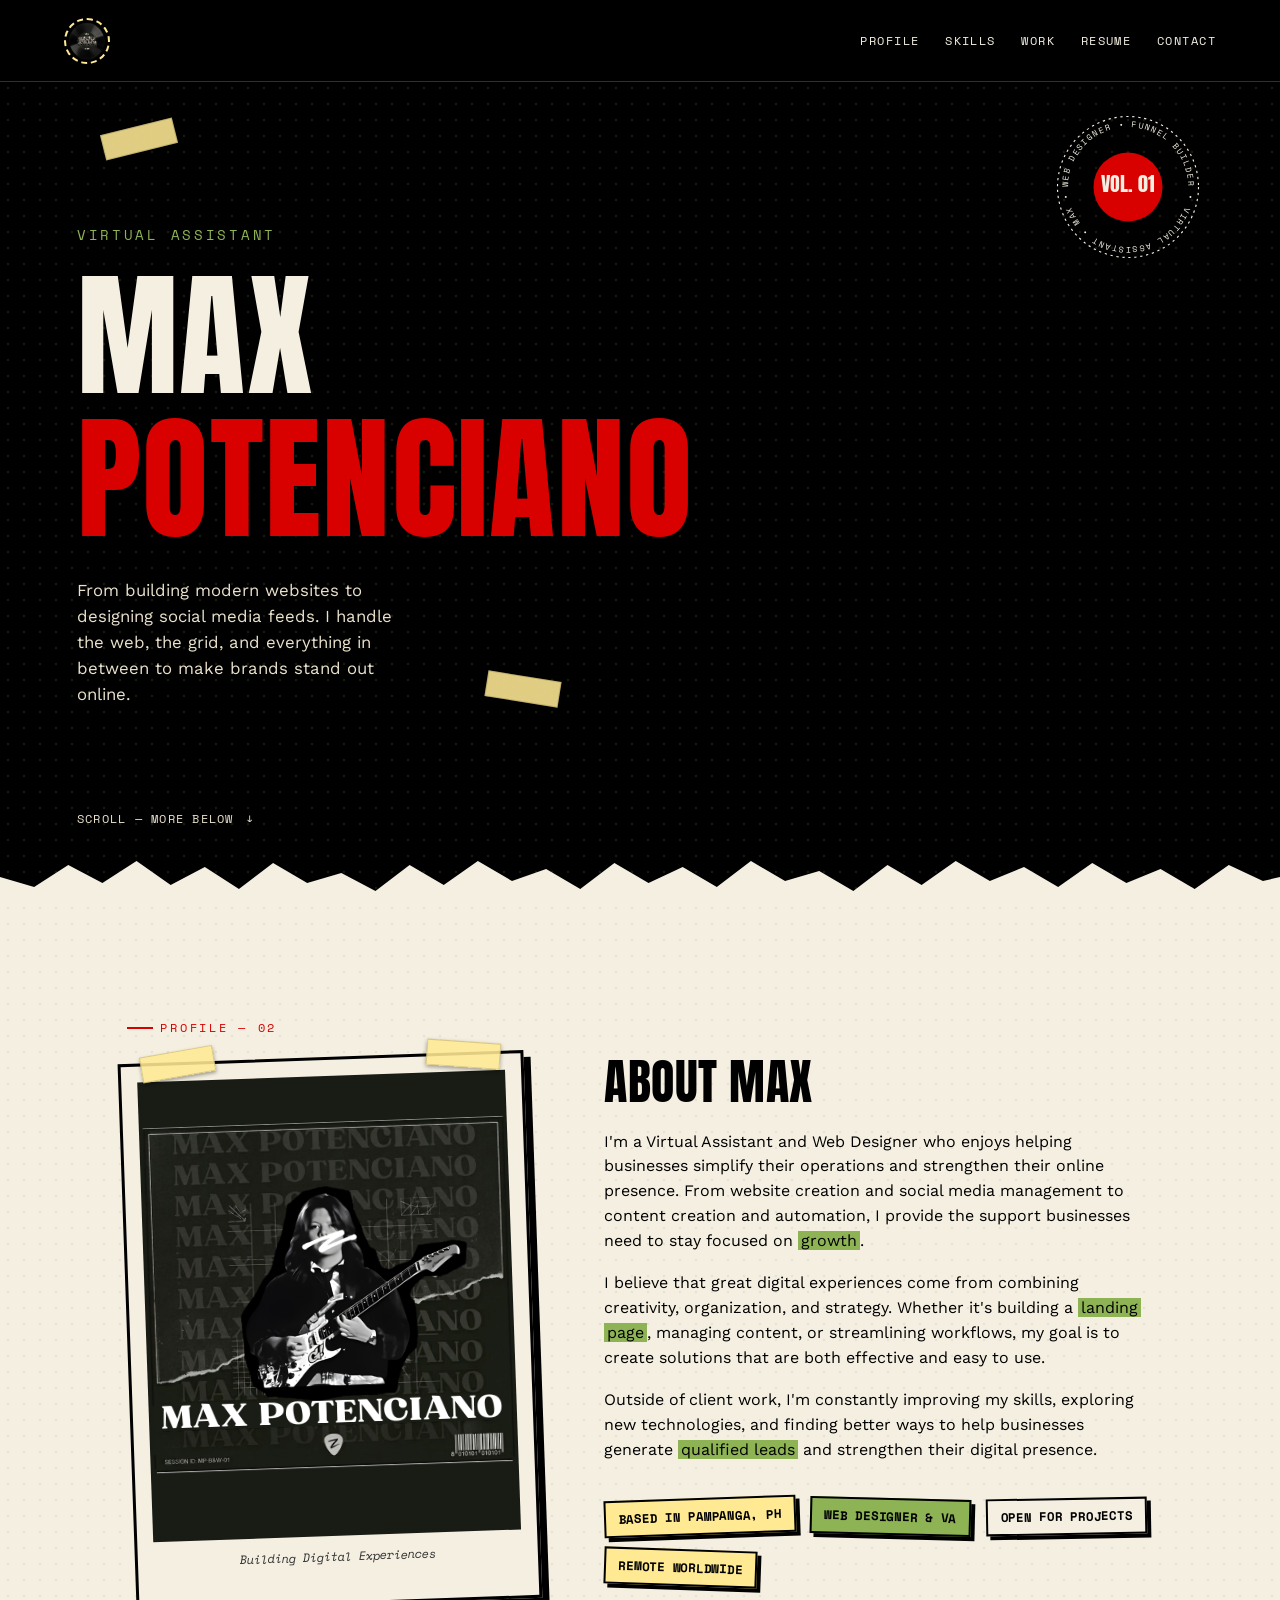
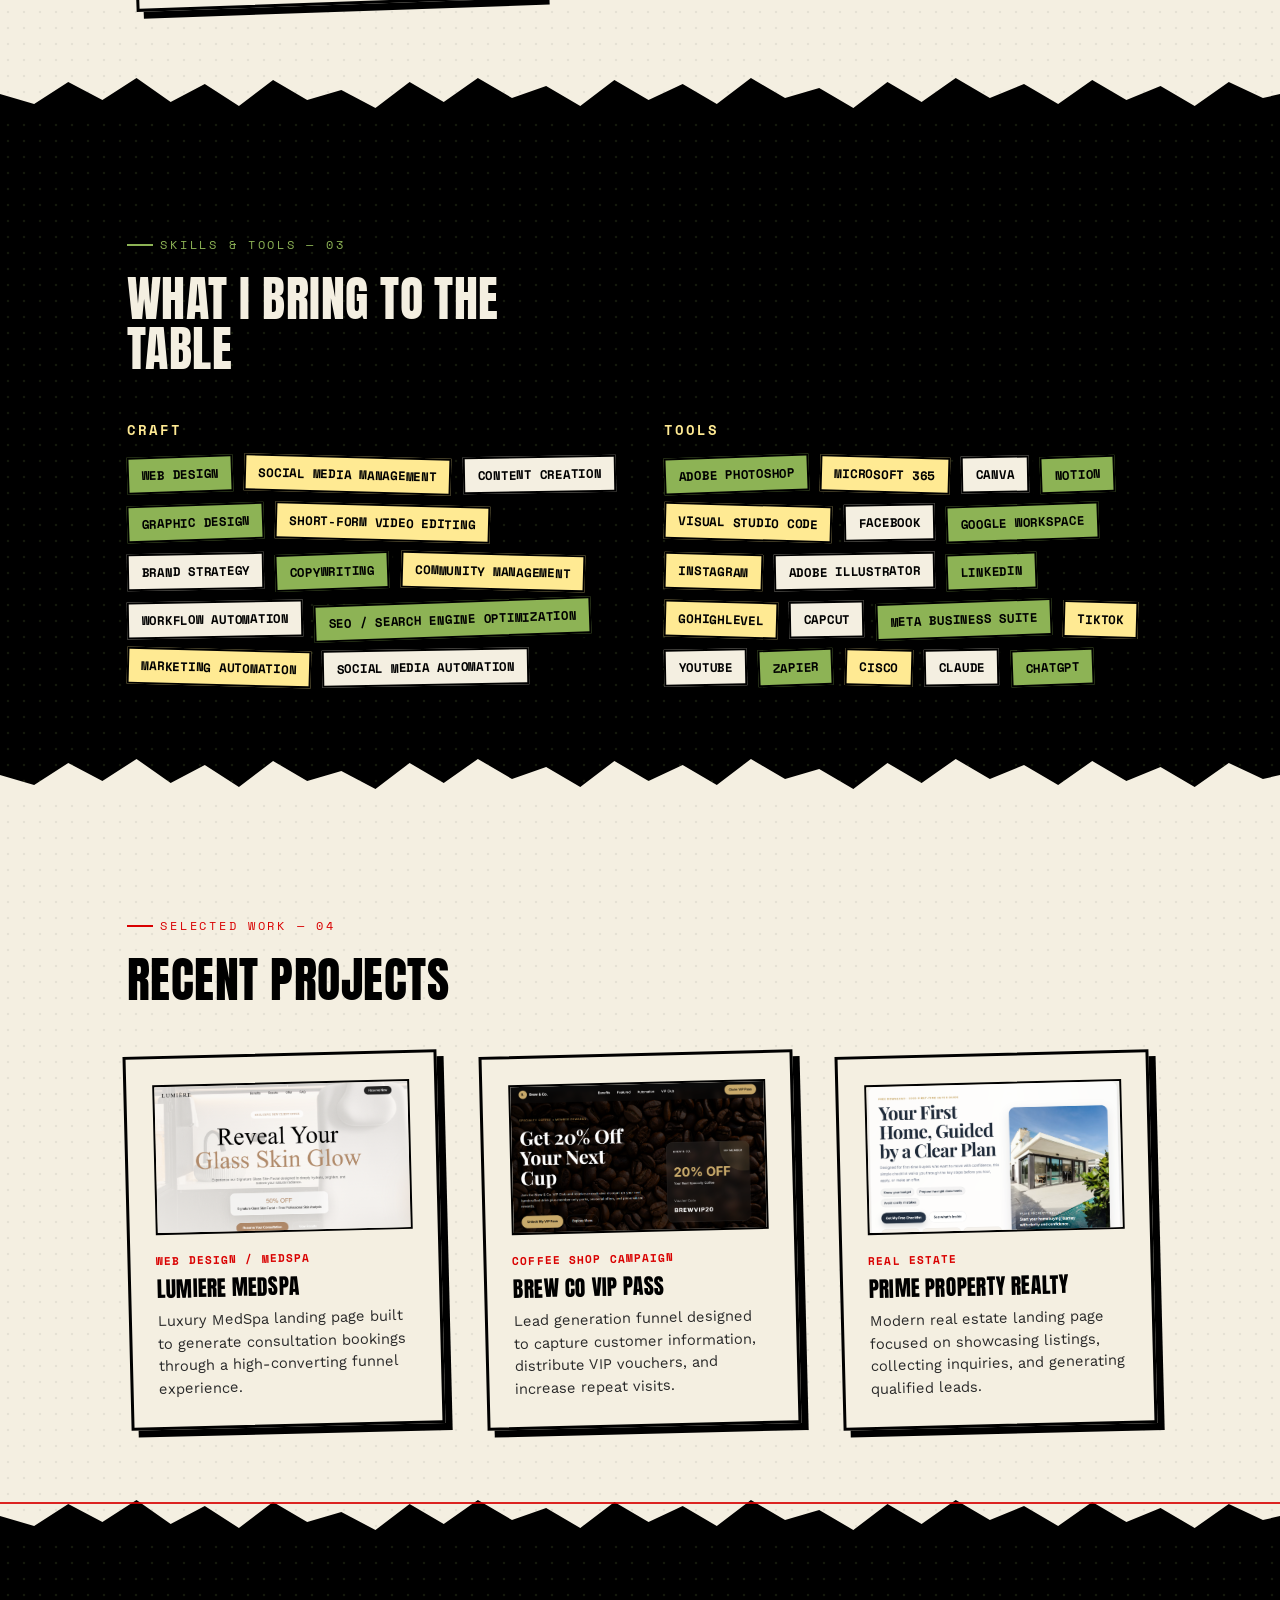
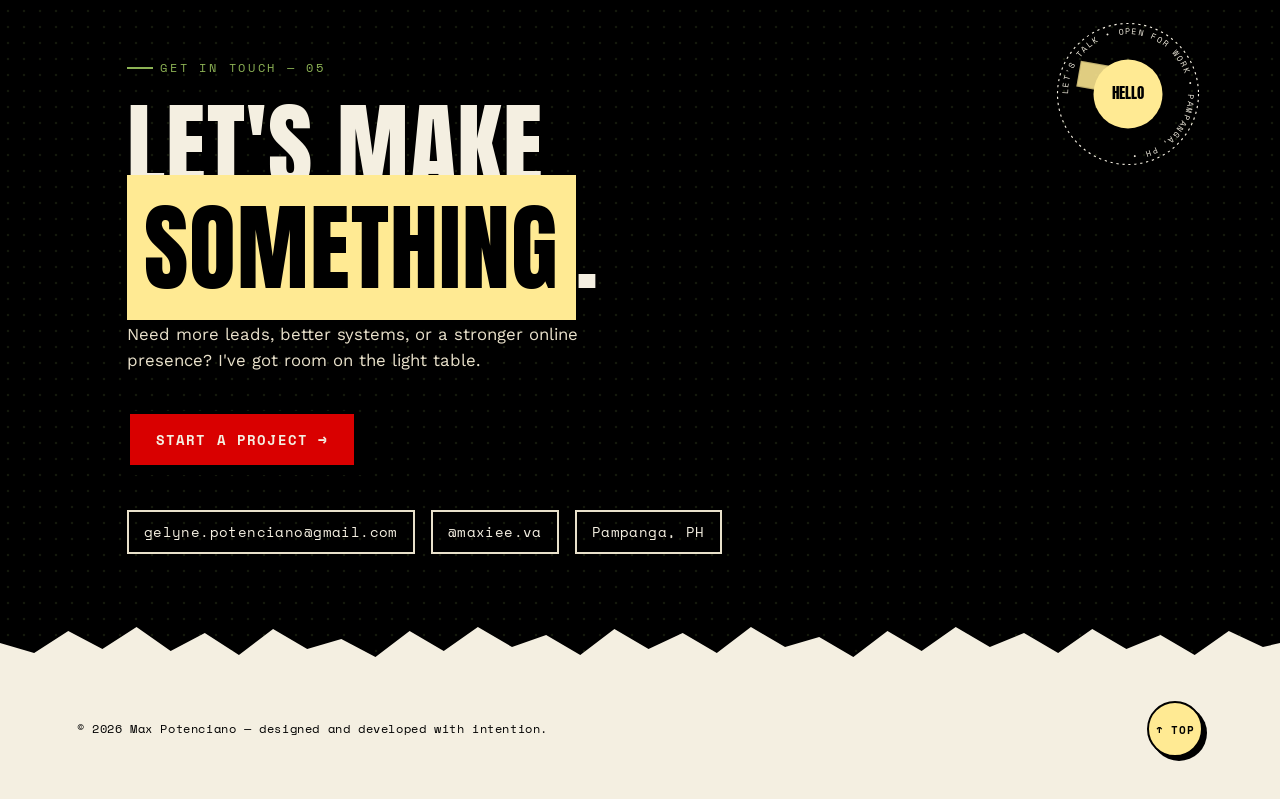
<file: index.html>
<!DOCTYPE html>
<html lang="en">
<head>
<meta charset="UTF-8">
<meta name="viewport" content="width=device-width, initial-scale=1.0">
<title>Max Potenciano | Virtual Assistant & Web Designer</title>
<link rel="icon" type="image/png" href="images/favicon.ico">
<link rel="preconnect" href="https://fonts.googleapis.com">
<link rel="preconnect" href="https://fonts.gstatic.com" crossorigin>
<link href="https://fonts.googleapis.com/css2?family=Anton&family=Space+Mono:wght@400;700&family=Work+Sans:wght@400;500;600;700;800&display=swap" rel="stylesheet">
<link rel="stylesheet" href="css/base.css">
<link rel="stylesheet" href="css/portfolio.css">
</head>
<body>

<div class="grain"></div>

<!-- shared torn-edge shape, defined once, reused everywhere via <use> -->
<svg class="torn-sprite" aria-hidden="true">
  <defs>
    <polygon id="tornPath" points="0,44 0,20 32,30 64,8 96,26 128,4 160,28 192,10 224,32 256,6 288,26 320,16 352,34 384,8 416,28 448,4 480,24 512,12 544,32 576,6 608,26 640,10 672,30 704,4 736,24 768,14 800,34 832,8 864,28 896,4 928,24 960,10 992,30 1024,6 1056,26 1088,12 1120,32 1152,8 1184,24 1200,20 1200,44"/>
  </defs>
</svg>

<nav>
  <div class="logo-stamp">
    <img src="images/logo.png" alt="Max Potenciano Logo">
  </div>

  <ul class="nav-links">
    <li><a href="#about">Profile</a></li>
    <li><a href="#skills">Skills</a></li>
    <li><a href="#projects">Work</a></li>

    <li>
      <a
        href="documents/Angelyne_Potenciano_Resume.pdf"
        target="_blank"
        rel="noopener noreferrer"
      >
        Resume
      </a>
    </li>

    <li><a href="#contact">Contact</a></li>
  </ul>
</nav>

<!-- ============ COVER ============ -->
<section id="cover" class="on-ink">
  <div class="halftone on-ink-tex"></div>
  <div class="tape cover-tape1"></div>
  <div class="tape cover-tape2"></div>

  <svg class="stamp-badge" viewBox="0 0 200 200" aria-hidden="true">
    <defs><path id="circlePath" d="M100,100 m-80,0 a80,80 0 1,1 160,0 a80,80 0 1,1 -160,0"/></defs>
    <circle cx="100" cy="100" r="94" fill="none" stroke="#F4EFE1" stroke-width="1.5" stroke-dasharray="3 5"/>
    <text font-family="Space Mono, monospace" font-size="11" letter-spacing="2" fill="#F4EFE1">
      <textPath href="#circlePath">WEB DESIGNER • FUNNEL BUILDER • VIRTUAL ASSISTANT • MAX •</textPath>
    </text>
    <circle cx="100" cy="100" r="46" fill="#D90000"/>
    <text x="100" y="107" text-anchor="middle" font-family="Anton, sans-serif" font-size="26" fill="#F4EFE1">VOL. 01</text>
  </svg>

  <div class="cover-inner">
    <div class="cover-role">Virtual Assistant</div>
    <h1 class="cover-name">MAX<br><span class="accent">POTENCIANO</span></h1>
    <p class="cover-sub">From building modern websites to designing social media feeds. I handle the web, the grid, and everything in between to make brands stand out online.</p>
  </div>

  <div class="scroll-cue"><span>Scroll — more below</span><span class="arrow">↓</span></div>

  <div class="torn-edge to-paper">
    <svg viewBox="0 0 1200 44" preserveAspectRatio="none"><use href="#tornPath" fill="currentColor"/></svg>
  </div>
</section>

<!-- ============ ABOUT ============ -->
<section id="about" class="on-paper">
  <div class="halftone on-paper-tex"></div>
  <div class="wrap">
    <div class="eyebrow">Profile — 02</div>
    <div class="about-grid">
      <figure class="portrait-frame">
        <div class="tape" style="top:-14px; left:20px; transform:rotate(-8deg);"></div>
        <div class="tape" style="top:-14px; right:20px; transform:rotate(6deg);"></div>

        <img
          src="images/max-profile.png"
          alt="Max Potenciano"
          class="profile-photo"
        >

        <figcaption>Building Digital Experiences</figcaption>
      </figure>

      <div class="about-bio">
        <h2 style="font-size:clamp(2rem,4vw,3rem); margin-bottom:1.4rem;">About Max</h2>
        <p>
        I'm a Virtual Assistant and Web Designer who enjoys helping businesses simplify their operations and strengthen their online presence. From website creation and social media management to content creation and automation, I provide the support businesses need to stay focused on <mark>growth</mark>.
        </p>

        <p>
        I believe that great digital experiences come from combining creativity, organization, and strategy. Whether it's building a <mark>landing page</mark>, managing content, or streamlining workflows, my goal is to create solutions that are both effective and easy to use.
        </p>

        <p>
        Outside of client work, I'm constantly improving my skills, exploring new technologies, and finding better ways to help businesses generate <mark>qualified leads</mark> and strengthen their digital presence.
        </p>
        <div class="fact-stamps">
          <span class="sticker">Based in Pampanga, PH</span>
          <span class="sticker">Web Designer & VA</span>
          <span class="sticker">Open for projects</span>
          <span class="sticker">Remote Worldwide</span>
        </div>
      </div>
    </div>
  </div>
  <div class="torn-edge to-ink">
    <svg viewBox="0 0 1200 44" preserveAspectRatio="none"><use href="#tornPath" fill="currentColor"/></svg>
  </div>
</section>

<!-- ============ SKILLS ============ -->
<section id="skills" class="on-ink">
  <div class="halftone on-ink-tex"></div>
  <div class="wrap">
    <div class="eyebrow">Skills &amp; Tools — 03</div>
    <h2 style="font-size:clamp(2rem,4vw,3rem); max-width:16ch; margin-bottom:3rem;">What I bring to the table</h2>

    <div class="skills-groups">
      <div class="skill-group">
        <h3>Craft</h3>
        <div class="skill-tags">
          <span class="sticker">Web Design</span>
          <span class="sticker">Social Media Management</span>
          <span class="sticker">Content Creation</span>
          <span class="sticker">Graphic Design</span>
          <span class="sticker">Short-form Video editing</span>
          <span class="sticker">Brand Strategy</span>
          <span class="sticker">Copywriting</span>
          <span class="sticker">Community Management</span>
          <span class="sticker">Workflow Automation</span>
          <span class="sticker">SEO / Search Engine Optimization</span>
          <span class="sticker">Marketing Automation</span>
          <span class="sticker">Social Media Automation</span>
        </div>
      </div>
      <div class="skill-group">
        <h3>Tools</h3>
        <div class="skill-tags">
          <span class="sticker">Adobe Photoshop</span>
          <span class="sticker">Microsoft 365</span>
          <span class="sticker">Canva</span>
          <span class="sticker">Notion</span>
          <span class="sticker">Visual Studio Code</span>
          <span class="sticker">Facebook</span>
          <span class="sticker">Google Workspace</span>
          <span class="sticker">Instagram</span>
          <span class="sticker">Adobe Illustrator</span>
          <span class="sticker">LinkedIn</span>
          <span class="sticker">GoHighLevel</span>
          <span class="sticker">Capcut</span>
          <span class="sticker">Meta Business Suite</span>
          <span class="sticker">Tiktok</span>
          <span class="sticker">Youtube</span>
          <span class="sticker">Zapier</span>
          <span class="sticker">Cisco</span>
          <span class="sticker">Claude</span>
          <span class="sticker">ChatGPT</span>
        </div>
      </div>
    </div>
  </div>
  <div class="torn-edge to-paper">
    <svg viewBox="0 0 1200 44" preserveAspectRatio="none"><use href="#tornPath" fill="currentColor"/></svg>
  </div>
</section>

<!-- ============ PROJECTS ============ -->
<section id="projects" class="on-paper">
  <div class="halftone on-paper-tex"></div>
  <div class="wrap">
    <div class="eyebrow">Selected Work — 04</div>
    <h2 style="font-size:clamp(2rem,4vw,3rem); margin-bottom:3rem;">Recent Projects</h2>

    <div class="project-grid">

      <a href="projects/Lumiere/index.html" class="project-link">
        <article class="project-card">
          <div class="project-thumb"><img src="images/lumiere-thumb.png" alt="Lumiere MedSpa"></div>
          <span class="project-cat">Web Design / MedSpa</span>
          <h3>Lumiere MedSpa</h3>
          <p>
            Luxury MedSpa landing page built to generate consultation bookings
            through a high-converting funnel experience.
          </p>
        </article>
      </a>

      <a href="projects/brew-co-vip/index.html" class="project-link">
        <article class="project-card">
          <div class="project-thumb"><img src="images/brew-co-vip-thumb.png" alt="Brew Co VIP Pass"></div>
          <span class="project-cat">Coffee Shop Campaign</span>
          <h3>Brew Co VIP Pass</h3>
          <p>
            Lead generation funnel designed to capture customer information,
            distribute VIP vouchers, and increase repeat visits.
          </p>
        </article>
      </a>

        <a href="projects/prime_property_realty_landing_page_package/index.html" class="project-link">
          <article class="project-card">
            <div class="project-thumb"><img src="images/prime-property-realty-thumb.png" alt="Prime Property Realty"></div>
            <span class="project-cat">Real Estate</span>
            <h3>Prime Property Realty</h3>
            <p>
              Modern real estate landing page focused on showcasing listings,
              collecting inquiries, and generating qualified leads.
            </p>
          </article>
        </a>



    </div>
  </div>
  <div class="torn-edge to-ink thread">
    <svg viewBox="0 0 1200 44" preserveAspectRatio="none"><use href="#tornPath" fill="currentColor"/></svg>
  </div>
</section>

<!-- ============ CONTACT (mirrors cover) ============ -->
<section id="contact" class="on-ink">
  <div class="halftone on-ink-tex"></div>
  <div class="tape" style="top:8rem; right:10%; transform:rotate(10deg);"></div>

  <svg class="stamp-badge" viewBox="0 0 200 200" aria-hidden="true" style="right:6vw; top:5rem;">
    <defs><path id="circlePath2" d="M100,100 m-80,0 a80,80 0 1,1 160,0 a80,80 0 1,1 -160,0"/></defs>
    <circle cx="100" cy="100" r="94" fill="none" stroke="#F4EFE1" stroke-width="1.5" stroke-dasharray="3 5"/>
    <text font-family="Space Mono, monospace" font-size="11" letter-spacing="2" fill="#F4EFE1">
      <textPath href="#circlePath2">LET'S TALK • OPEN FOR WORK • PAMPANGA, PH • </textPath>
    </text>
    <circle cx="100" cy="100" r="46" fill="#FFEA93"/>
    <text x="100" y="107" text-anchor="middle" font-family="Anton, sans-serif" font-size="20" fill="#000">HELLO</text>
  </svg>

  <div class="wrap contact-inner">
    <div class="eyebrow">Get In Touch — 05</div>
    <h2 class="contact-headline">Let's make<br><mark>something</mark>.</h2>
    <p class="contact-sub">Need more leads, better systems, or a stronger online presence? I've got room on the light table.</p>

    <a class="btn" href="mailto:gelyne.potenciano@gmail.com">Start a Project →</a>

    <ul class="contact-details">
      <li><a href="mailto:gelyne.potenciano@gmail.com">gelyne.potenciano@gmail.com</a></li>
      <li><a href="https://www.instagram.com/maxiee.va/">@maxiee.va</a></li>
      <li>Pampanga, PH</li>
    </ul>
  </div>

  <div class="torn-edge to-paper">
    <svg viewBox="0 0 1200 44" preserveAspectRatio="none"><use href="#tornPath" fill="currentColor"/></svg>
  </div>
</section>

<div class="footer-strip">
  <span>© <span id="year"></span> Max Potenciano — designed and developed with intention.</span>
  <a href="#cover" class="back-top">↑ TOP</a>
</div>

<script src="js/main.js"></script>
</body>
</html>
</file>
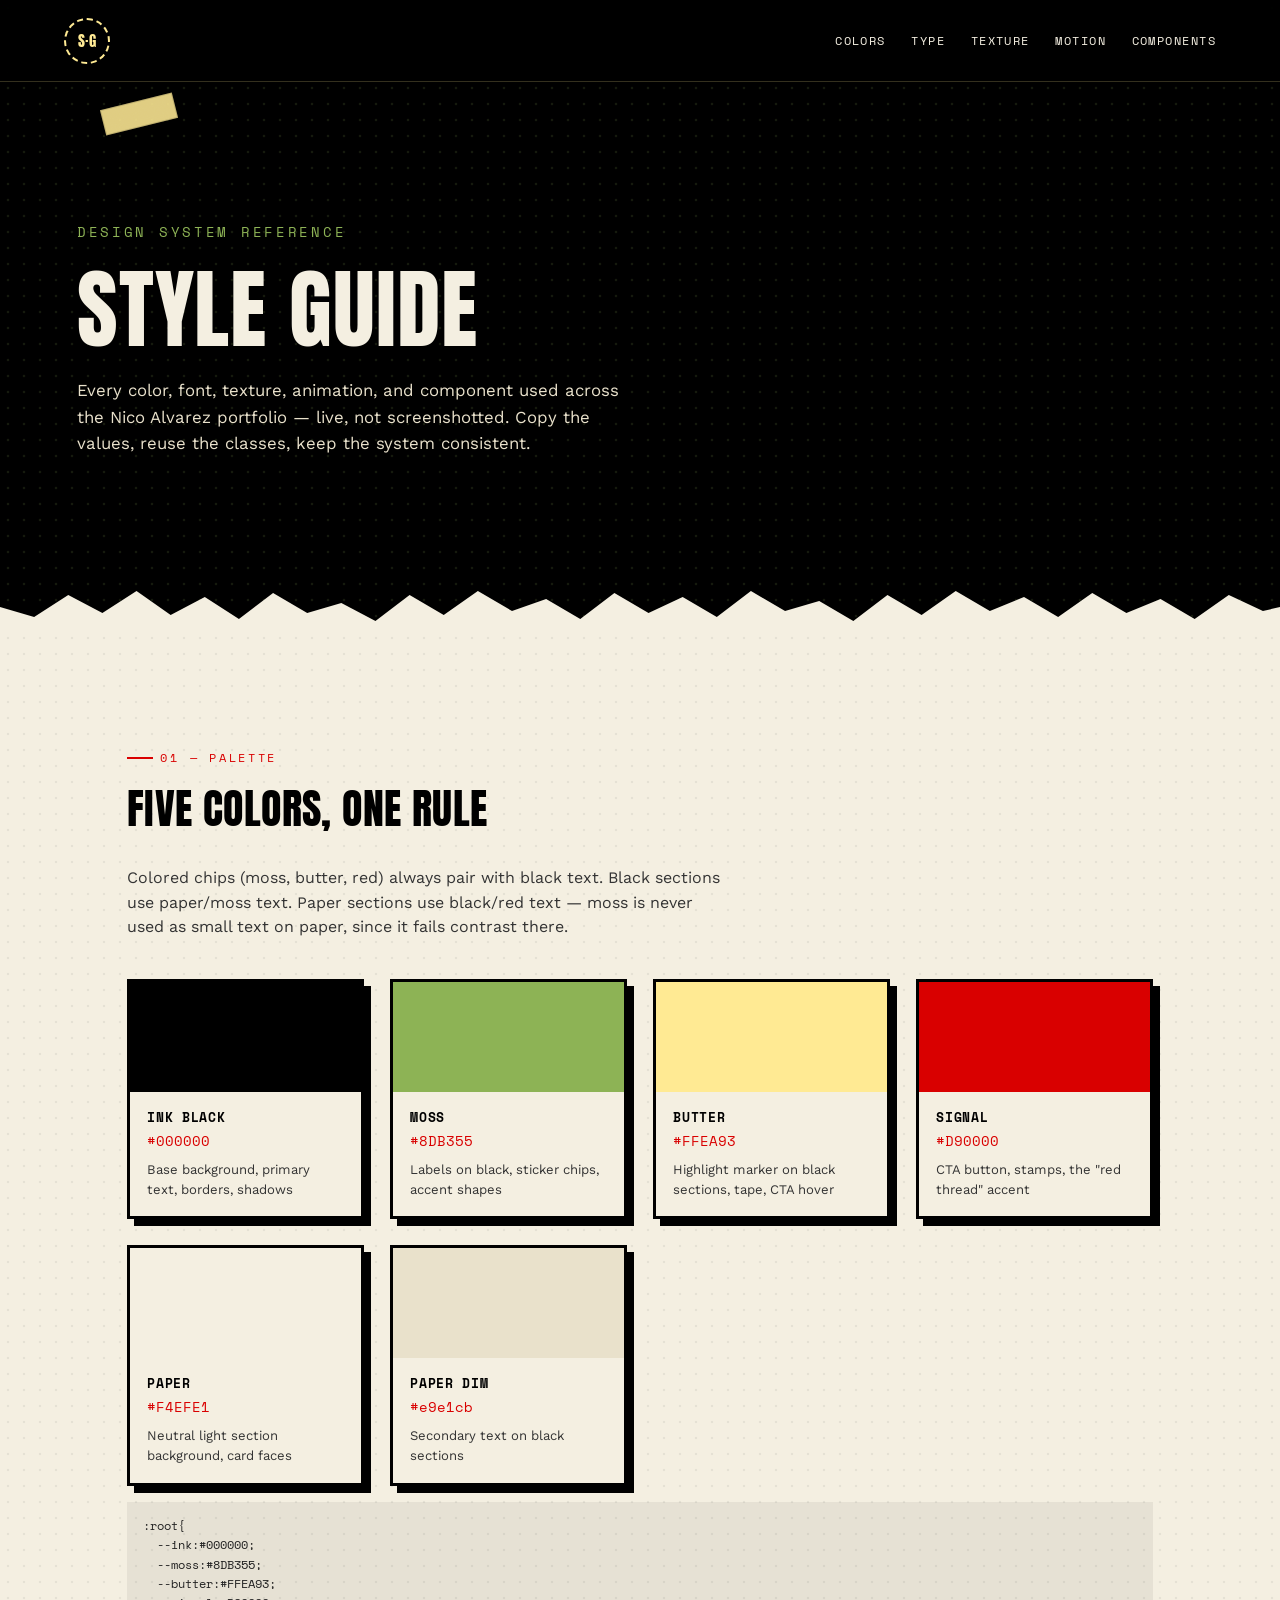
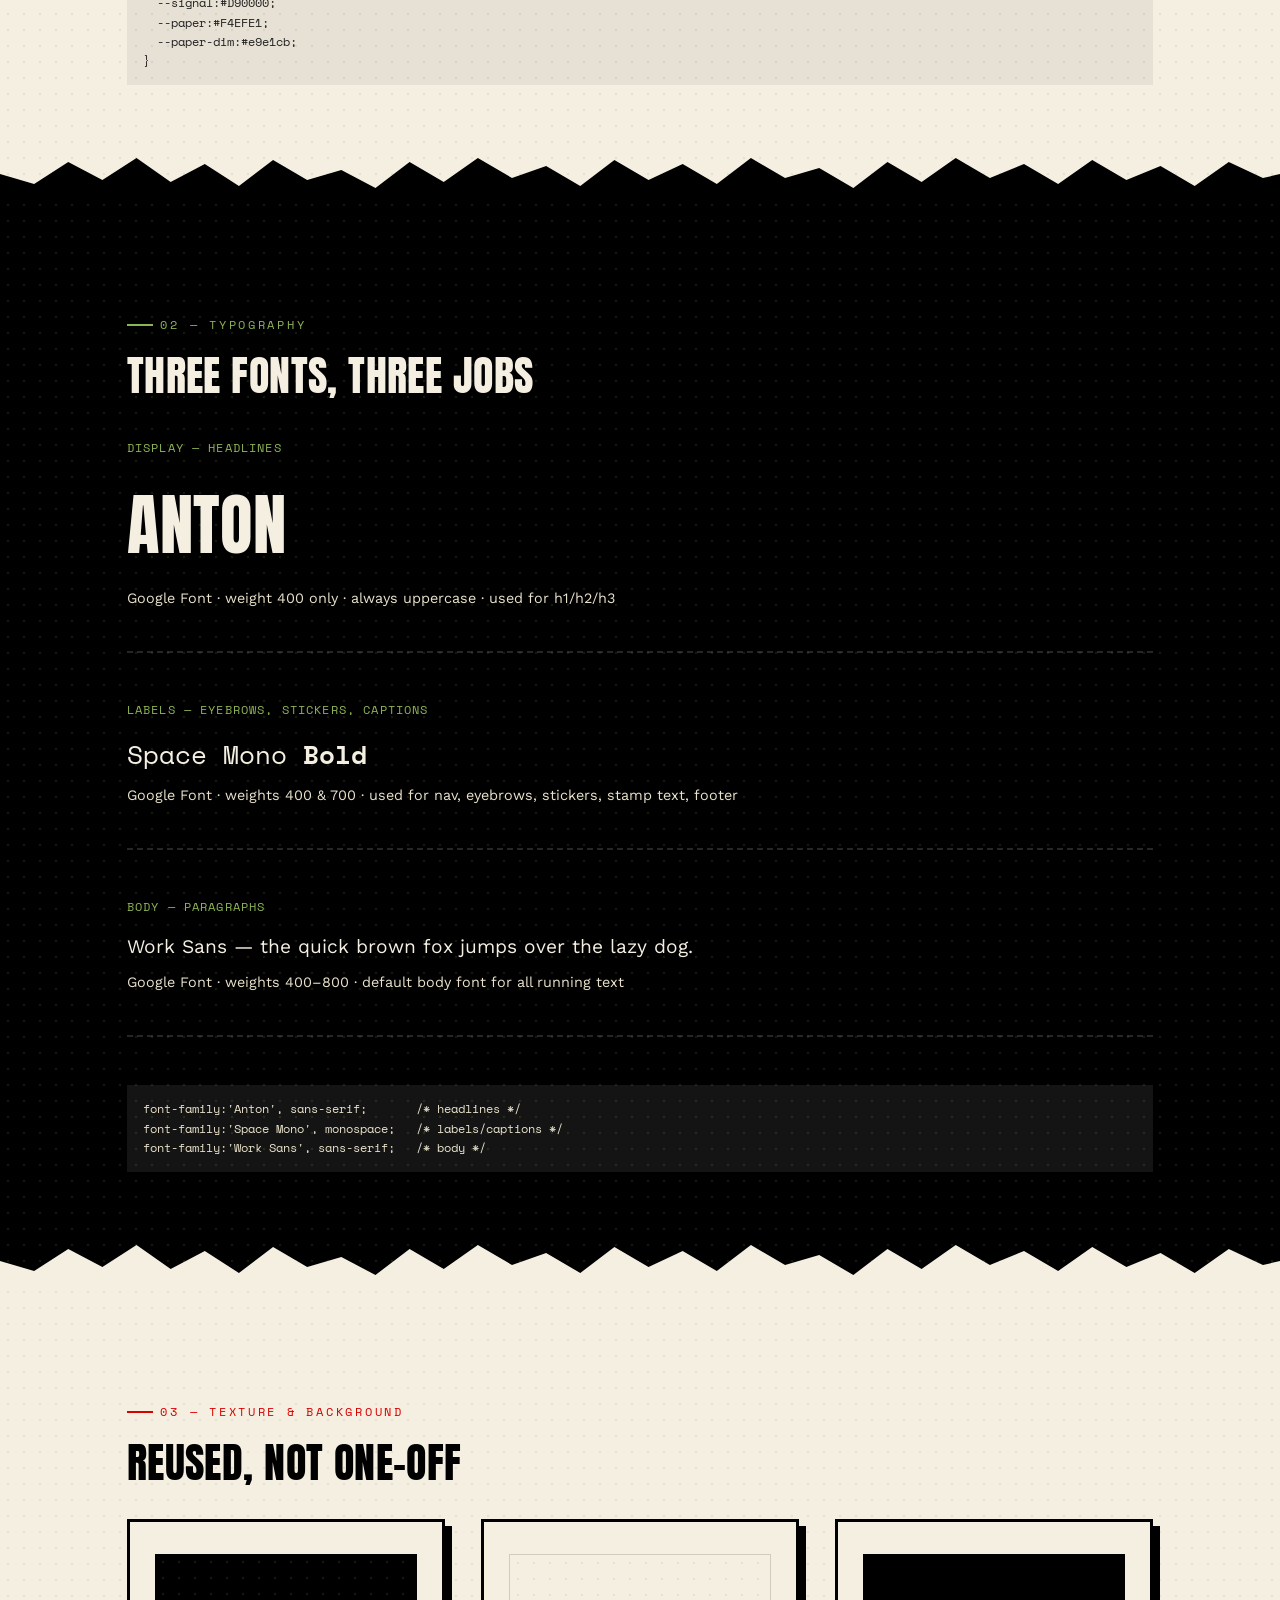
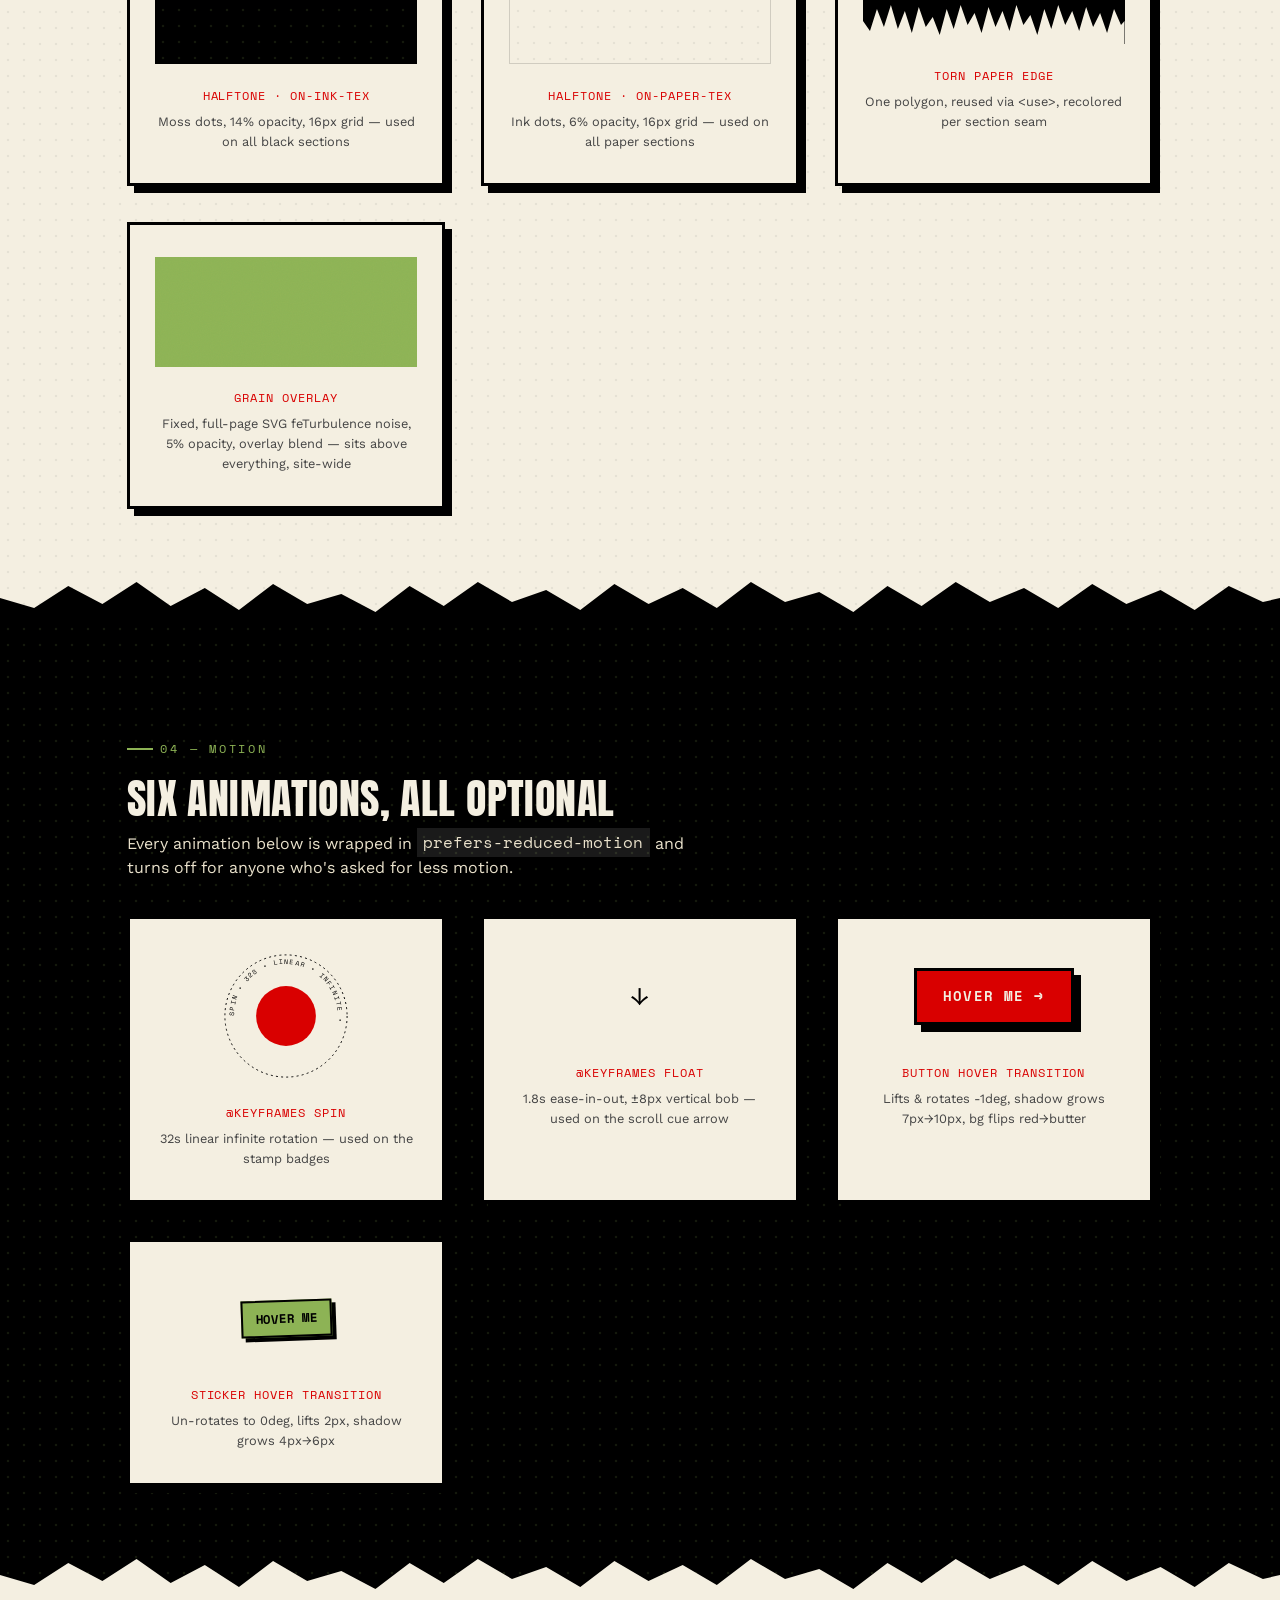
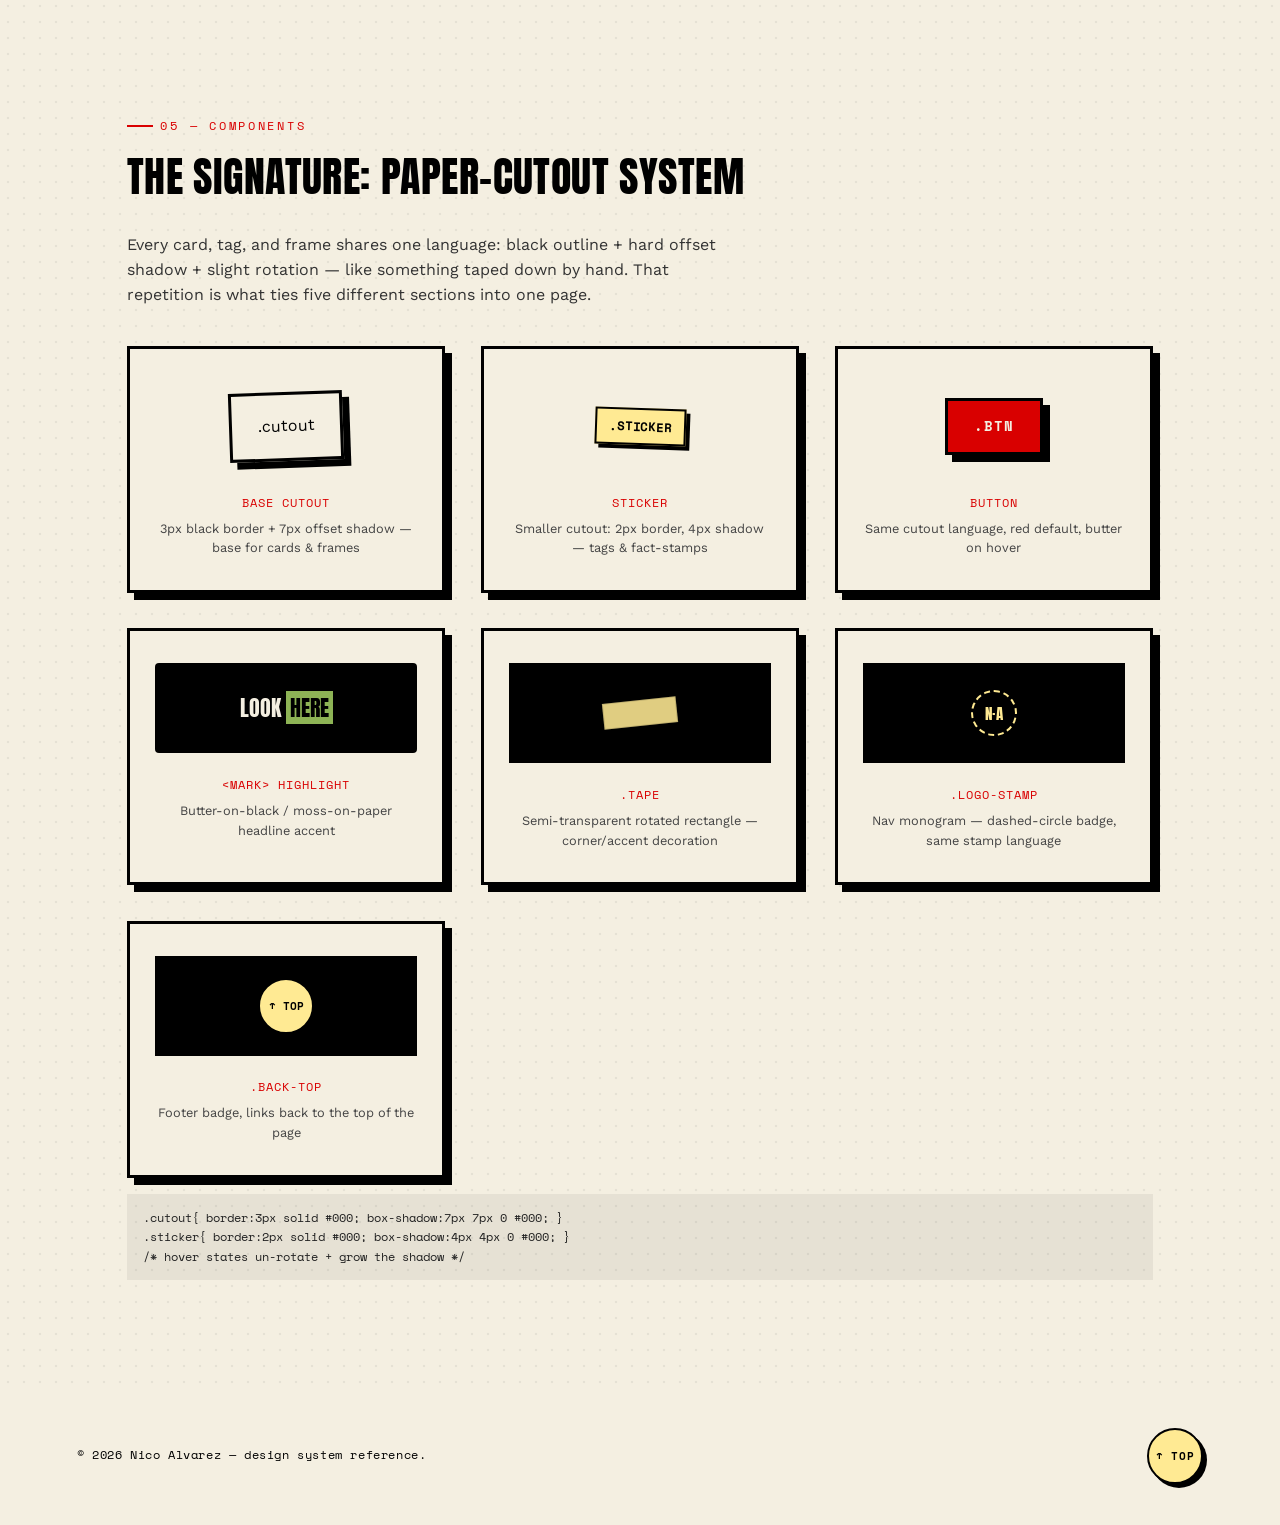
<file: style-guide.html>
<!DOCTYPE html>
<html lang="en">
<head>
<meta charset="UTF-8">
<meta name="viewport" content="width=device-width, initial-scale=1.0">
<title>Style Guide — Nico Alvarez Portfolio System</title>
<link rel="preconnect" href="https://fonts.googleapis.com">
<link rel="preconnect" href="https://fonts.gstatic.com" crossorigin>
<link href="https://fonts.googleapis.com/css2?family=Anton&family=Space+Mono:wght@400;700&family=Work+Sans:wght@400;500;600;700;800&display=swap" rel="stylesheet">
<link rel="stylesheet" href="css/base.css">
<link rel="stylesheet" href="css/style-guide.css">
</head>
<body>

<div class="grain"></div>

<svg class="torn-sprite" aria-hidden="true">
  <defs>
    <polygon id="tornPath" points="0,44 0,20 32,30 64,8 96,26 128,4 160,28 192,10 224,32 256,6 288,26 320,16 352,34 384,8 416,28 448,4 480,24 512,12 544,32 576,6 608,26 640,10 672,30 704,4 736,24 768,14 800,34 832,8 864,28 896,4 928,24 960,10 992,30 1024,6 1056,26 1088,12 1120,32 1152,8 1184,24 1200,20 1200,44"/>
  </defs>
</svg>

<nav>
  <div class="logo-stamp">S·G</div>
  <ul class="nav-links">
    <li><a href="#colors">Colors</a></li>
    <li><a href="#type">Type</a></li>
    <li><a href="#texture">Texture</a></li>
    <li><a href="#motion">Motion</a></li>
    <li><a href="#components">Components</a></li>
  </ul>
</nav>

<!-- ============ HERO ============ -->
<section id="hero" class="on-ink">
  <div class="halftone on-ink-tex"></div>
  <div class="tape" style="top:16%; left:8%; transform:rotate(-14deg);"></div>
  <div class="hero-inner">
    <div class="cover-role">Design System Reference</div>
    <h1>Style Guide</h1>
    <p>Every color, font, texture, animation, and component used across the Nico Alvarez portfolio — live, not screenshotted. Copy the values, reuse the classes, keep the system consistent.</p>
  </div>
  <div class="torn-edge to-paper"><svg viewBox="0 0 1200 44" preserveAspectRatio="none"><use href="#tornPath" fill="currentColor"/></svg></div>
</section>

<!-- ============ COLORS ============ -->
<section id="colors" class="on-paper">
  <div class="halftone on-paper-tex"></div>
  <div class="wrap">
    <div class="eyebrow">01 — Palette</div>
    <h2 style="font-size:clamp(1.8rem,4vw,2.6rem); margin-bottom:2.2rem;">Five colors, one rule</h2>
    <p style="max-width:60ch; margin-bottom:2.4rem; color:#333;">Colored chips (moss, butter, red) always pair with black text. Black sections use paper/moss text. Paper sections use black/red text — moss is never used as small text on paper, since it fails contrast there.</p>

    <div class="swatch-grid">
      <div class="swatch">
        <div class="swatch-color" style="background:#000000;"></div>
        <div class="swatch-info"><div class="name">Ink Black</div><div class="hex">#000000</div><div class="use">Base background, primary text, borders, shadows</div></div>
      </div>
      <div class="swatch">
        <div class="swatch-color" style="background:#8DB355;"></div>
        <div class="swatch-info"><div class="name">Moss</div><div class="hex">#8DB355</div><div class="use">Labels on black, sticker chips, accent shapes</div></div>
      </div>
      <div class="swatch">
        <div class="swatch-color" style="background:#FFEA93;"></div>
        <div class="swatch-info"><div class="name">Butter</div><div class="hex">#FFEA93</div><div class="use">Highlight marker on black sections, tape, CTA hover</div></div>
      </div>
      <div class="swatch">
        <div class="swatch-color" style="background:#D90000;"></div>
        <div class="swatch-info"><div class="name">Signal</div><div class="hex">#D90000</div><div class="use">CTA button, stamps, the "red thread" accent</div></div>
      </div>
      <div class="swatch">
        <div class="swatch-color" style="background:#F4EFE1;"></div>
        <div class="swatch-info"><div class="name">Paper</div><div class="hex">#F4EFE1</div><div class="use">Neutral light section background, card faces</div></div>
      </div>
      <div class="swatch">
        <div class="swatch-color" style="background:#e9e1cb;"></div>
        <div class="swatch-info"><div class="name">Paper Dim</div><div class="hex">#e9e1cb</div><div class="use">Secondary text on black sections</div></div>
      </div>
    </div>

    <code class="token">:root{
  --ink:#000000;
  --moss:#8DB355;
  --butter:#FFEA93;
  --signal:#D90000;
  --paper:#F4EFE1;
  --paper-dim:#e9e1cb;
}</code>
  </div>
  <div class="torn-edge to-ink"><svg viewBox="0 0 1200 44" preserveAspectRatio="none"><use href="#tornPath" fill="currentColor"/></svg></div>
</section>

<!-- ============ TYPE ============ -->
<section id="type" class="on-ink">
  <div class="halftone on-ink-tex"></div>
  <div class="wrap">
    <div class="eyebrow">02 — Typography</div>
    <h2 style="font-size:clamp(1.8rem,4vw,2.6rem); margin-bottom:2.6rem;">Three fonts, three jobs</h2>

    <div class="type-block">
      <div class="type-label"><span class="type-tag" style="color:var(--moss);">Display — headlines</span></div>
      <div class="anton-spec" style="font-size:clamp(2.2rem,6vw,4.2rem);">Anton</div>
      <p style="color:var(--paper-dim); margin-top:.6rem; font-size:.9rem;">Google Font · weight 400 only · always uppercase · used for h1/h2/h3</p>
    </div>

    <div class="type-block">
      <div class="type-label"><span class="type-tag" style="color:var(--moss);">Labels — eyebrows, stickers, captions</span></div>
      <div class="mono-spec" style="font-size:1.6rem;">Space Mono <span style="font-weight:700;">Bold</span></div>
      <p style="color:var(--paper-dim); margin-top:.6rem; font-size:.9rem;">Google Font · weights 400 &amp; 700 · used for nav, eyebrows, stickers, stamp text, footer</p>
    </div>

    <div class="type-block">
      <div class="type-label"><span class="type-tag" style="color:var(--moss);">Body — paragraphs</span></div>
      <div class="work-spec" style="font-size:1.2rem;">Work Sans — the quick brown fox jumps over the lazy dog.</div>
      <p style="color:var(--paper-dim); margin-top:.6rem; font-size:.9rem;">Google Font · weights 400–800 · default body font for all running text</p>
    </div>

    <code class="token">font-family:'Anton', sans-serif;       /* headlines */
font-family:'Space Mono', monospace;   /* labels/captions */
font-family:'Work Sans', sans-serif;   /* body */</code>
  </div>
  <div class="torn-edge to-paper"><svg viewBox="0 0 1200 44" preserveAspectRatio="none"><use href="#tornPath" fill="currentColor"/></svg></div>
</section>

<!-- ============ TEXTURE ============ -->
<section id="texture" class="on-paper">
  <div class="halftone on-paper-tex"></div>
  <div class="wrap">
    <div class="eyebrow">03 — Texture &amp; Background</div>
    <h2 style="font-size:clamp(1.8rem,4vw,2.6rem); margin-bottom:2.2rem;">Reused, not one-off</h2>

    <div class="demo-grid">
      <div class="demo-card">
        <div class="demo-stage" style="background:#000; position:relative; height:110px;">
          <div class="halftone on-ink-tex" style="position:absolute;"></div>
        </div>
        <span class="demo-label">Halftone · on-ink-tex</span>
        <p class="demo-note">Moss dots, 14% opacity, 16px grid — used on all black sections</p>
      </div>

      <div class="demo-card">
        <div class="demo-stage" style="background:#F4EFE1; position:relative; height:110px; border:1px solid rgba(0,0,0,.15);">
          <div class="halftone on-paper-tex" style="position:absolute;"></div>
        </div>
        <span class="demo-label">Halftone · on-paper-tex</span>
        <p class="demo-note">Ink dots, 6% opacity, 16px grid — used on all paper sections</p>
      </div>

      <div class="demo-card">
        <div class="demo-stage torn-demo">
          <div class="torn-edge to-paper"><svg viewBox="0 0 1200 44" preserveAspectRatio="none"><use href="#tornPath" fill="currentColor"/></svg></div>
        </div>
        <span class="demo-label">Torn paper edge</span>
        <p class="demo-note">One polygon, reused via &lt;use&gt;, recolored per section seam</p>
      </div>

      <div class="demo-card">
        <div class="demo-stage" style="position:relative; height:110px; background:#8DB355;">
          <div class="grain" style="position:absolute;"></div>
        </div>
        <span class="demo-label">Grain overlay</span>
        <p class="demo-note">Fixed, full-page SVG feTurbulence noise, 5% opacity, overlay blend — sits above everything, site-wide</p>
      </div>
    </div>
  </div>
  <div class="torn-edge to-ink"><svg viewBox="0 0 1200 44" preserveAspectRatio="none"><use href="#tornPath" fill="currentColor"/></svg></div>
</section>

<!-- ============ MOTION ============ -->
<section id="motion" class="on-ink">
  <div class="halftone on-ink-tex"></div>
  <div class="wrap">
    <div class="eyebrow">04 — Motion</div>
    <h2 style="font-size:clamp(1.8rem,4vw,2.6rem); margin-bottom:.6rem;">Six animations, all optional</h2>
    <p style="color:var(--paper-dim); max-width:60ch; margin-bottom:2.2rem;">Every animation below is wrapped in <code>prefers-reduced-motion</code> and turns off for anyone who's asked for less motion.</p>

    <div class="demo-grid">
      <div class="demo-card">
        <div class="demo-stage">
          <svg class="stamp-badge-demo" viewBox="0 0 200 200" aria-hidden="true">
            <defs><path id="circlePathDemo" d="M100,100 m-80,0 a80,80 0 1,1 160,0 a80,80 0 1,1 -160,0"/></defs>
            <circle cx="100" cy="100" r="94" fill="none" stroke="#000" stroke-width="1.5" stroke-dasharray="3 5"/>
            <text font-family="Space Mono, monospace" font-size="10" letter-spacing="2" fill="#000">
              <textPath href="#circlePathDemo">SPIN • 32S • LINEAR • INFINITE • </textPath>
            </text>
            <circle cx="100" cy="100" r="46" fill="#D90000"/>
          </svg>
        </div>
        <span class="demo-label">@keyframes spin</span>
        <p class="demo-note">32s linear infinite rotation — used on the stamp badges</p>
      </div>

      <div class="demo-card">
        <div class="demo-stage"><span class="float-demo">↓</span></div>
        <span class="demo-label">@keyframes float</span>
        <p class="demo-note">1.8s ease-in-out, ±8px vertical bob — used on the scroll cue arrow</p>
      </div>

      <div class="demo-card">
        <div class="demo-stage"><a class="btn">Hover Me →</a></div>
        <span class="demo-label">Button hover transition</span>
        <p class="demo-note">Lifts &amp; rotates -1deg, shadow grows 7px→10px, bg flips red→butter</p>
      </div>

      <div class="demo-card">
        <div class="demo-stage"><span class="sticker" style="background:var(--moss); transform:rotate(-2deg);">Hover Me</span></div>
        <span class="demo-label">Sticker hover transition</span>
        <p class="demo-note">Un-rotates to 0deg, lifts 2px, shadow grows 4px→6px</p>
      </div>
    </div>
  </div>
  <div class="torn-edge to-paper"><svg viewBox="0 0 1200 44" preserveAspectRatio="none"><use href="#tornPath" fill="currentColor"/></svg></div>
</section>

<!-- ============ COMPONENTS ============ -->
<section id="components" class="on-paper">
  <div class="halftone on-paper-tex"></div>
  <div class="wrap">
    <div class="eyebrow">05 — Components</div>
    <h2 style="font-size:clamp(1.8rem,4vw,2.6rem); margin-bottom:2.2rem;">The signature: paper-cutout system</h2>
    <p style="max-width:60ch; margin-bottom:2.4rem; color:#333;">Every card, tag, and frame shares one language: black outline + hard offset shadow + slight rotation — like something taped down by hand. That repetition is what ties five different sections into one page.</p>

    <div class="demo-grid">
      <div class="demo-card">
        <div class="demo-stage"><div class="cutout" style="padding:1.2rem 1.6rem; transform:rotate(-2deg);">.cutout</div></div>
        <span class="demo-label">Base cutout</span>
        <p class="demo-note">3px black border + 7px offset shadow — base for cards &amp; frames</p>
      </div>

      <div class="demo-card">
        <div class="demo-stage"><span class="sticker" style="background:var(--butter); transform:rotate(2deg);">.sticker</span></div>
        <span class="demo-label">Sticker</span>
        <p class="demo-note">Smaller cutout: 2px border, 4px shadow — tags &amp; fact-stamps</p>
      </div>

      <div class="demo-card">
        <div class="demo-stage"><a class="btn">.btn</a></div>
        <span class="demo-label">Button</span>
        <p class="demo-note">Same cutout language, red default, butter on hover</p>
      </div>

      <div class="demo-card">
        <div class="demo-stage" style="background:#000; border-radius:4px;"><span style="color:var(--paper); font-family:'Anton',sans-serif; font-size:1.4rem; text-transform:uppercase;">Look <mark>here</mark></span></div>
        <span class="demo-label">&lt;mark&gt; highlight</span>
        <p class="demo-note">Butter-on-black / moss-on-paper headline accent</p>
      </div>

      <div class="demo-card">
        <div class="demo-stage" style="background:#000; height:100px; position:relative;">
          <div class="tape" style="position:relative; top:auto; left:auto; transform:rotate(-6deg);"></div>
        </div>
        <span class="demo-label">.tape</span>
        <p class="demo-note">Semi-transparent rotated rectangle — corner/accent decoration</p>
      </div>

      <div class="demo-card">
        <div class="demo-stage" style="background:#000; height:100px;"><div class="logo-stamp">N·A</div></div>
        <span class="demo-label">.logo-stamp</span>
        <p class="demo-note">Nav monogram — dashed-circle badge, same stamp language</p>
      </div>

      <div class="demo-card">
        <div class="demo-stage" style="background:#000; height:100px;">
          <a class="back-top" href="#hero" style="position:relative;">↑ TOP</a>
        </div>
        <span class="demo-label">.back-top</span>
        <p class="demo-note">Footer badge, links back to the top of the page</p>
      </div>
    </div>

    <code class="token">.cutout{ border:3px solid #000; box-shadow:7px 7px 0 #000; }
.sticker{ border:2px solid #000; box-shadow:4px 4px 0 #000; }
/* hover states un-rotate + grow the shadow */</code>
  </div>
</section>

<div class="footer-strip">
  <span>© <span id="year"></span> Nico Alvarez — design system reference.</span>
  <a href="#hero" class="back-top">↑ TOP</a>
</div>

<script src="js/main.js"></script>
</body>
</html>
</file>
<file: css/base.css>
/* ==========================================================================
   BASE.CSS
   Shared design system for the whole site: colors, fonts, textures,
   and reusable components (cutout cards, stickers, buttons, stamps, nav).
   Both index.html and style-guide.html load this file first.
   ========================================================================== */

:root{
  --ink:#000000;        /* base background, text, borders */
  --moss:#8DB355;        /* labels on black, sticker chips, accent shapes */
  --butter:#FFEA93;      /* highlight-marker on black sections, tape, CTA hover */
  --signal:#D90000;      /* CTA button, stamps, "red thread" accent */
  --paper:#F4EFE1;       /* neutral light section background, card faces */
  --paper-dim:#e9e1cb;   /* secondary/dimmer text on black sections */

  --cutout-border: 3px solid var(--ink);
  --cutout-shadow: 7px 7px 0 var(--ink);
  --cutout-shadow-sm: 4px 4px 0 var(--ink);
}

*{ box-sizing:border-box; margin:0; padding:0; }

@media (prefers-reduced-motion: no-preference){
  html{ scroll-behavior:smooth; }
}

body{
  font-family:'Work Sans', sans-serif;
  background:var(--ink);
  color:var(--paper);
  line-height:1.55;
  overflow-x:hidden;
}

a{ color:inherit; }
img,svg{ display:block; max-width:100%; }
::selection{ background:var(--signal); color:var(--paper); }
:focus-visible{ outline:3px solid var(--butter); outline-offset:3px; }

h1,h2,h3{
  font-family:'Anton', sans-serif;
  font-weight:400;
  letter-spacing:.01em;
  line-height:1.05;
  text-transform:uppercase;
}

code{ font-family:'Space Mono', monospace; background:rgba(0,0,0,.08); padding:.15em .4em; }
.on-ink code{ background:rgba(255,255,255,.1); }

/* ---------- eyebrow labels ---------- */
.eyebrow{
  font-family:'Space Mono', monospace;
  font-size:.78rem;
  letter-spacing:.22em;
  text-transform:uppercase;
  display:inline-flex;
  align-items:center;
  gap:.6em;
  margin-bottom:1.2rem;
}
.eyebrow::before{ content:''; width:26px; height:2px; background:currentColor; display:inline-block; }
.on-ink .eyebrow{ color:var(--moss); }
.on-paper .eyebrow{ color:var(--signal); }

/* ---------- section wrappers ---------- */
section{ position:relative; }
.on-ink{ background:var(--ink); color:var(--paper); }
.on-paper{ background:var(--paper); color:var(--ink); }

.wrap{ max-width:1180px; margin:0 auto; padding:7rem 6vw; position:relative; z-index:2; }

/* ---------- grain overlay (site-wide, fixed) ---------- */
.grain{
  position:fixed; inset:0; z-index:60; pointer-events:none;
  opacity:.05; mix-blend-mode:overlay;
  background-image:url("data:image/svg+xml;utf8,<svg xmlns='http://www.w3.org/2000/svg' width='120' height='120'><filter id='n'><feTurbulence type='fractalNoise' baseFrequency='0.9' numOctaves='2' stitchTiles='stitch'/></filter><rect width='100%25' height='100%25' filter='url(%23n)'/></svg>");
}

/* ---------- halftone dot textures ---------- */
.halftone{ position:absolute; inset:0; z-index:0; pointer-events:none; }
.halftone.on-ink-tex{ background-image:radial-gradient(var(--moss) 1.4px, transparent 1.6px); background-size:16px 16px; opacity:.14; }
.halftone.on-paper-tex{ background-image:radial-gradient(var(--ink) 1.2px, transparent 1.6px); background-size:16px 16px; opacity:.06; }

/* ---------- torn paper edge divider (one shape, reused via <use>) ---------- */
.torn-sprite{ position:absolute; width:0; height:0; overflow:hidden; }
.torn-edge{ position:absolute; left:0; right:0; bottom:-1px; height:44px; line-height:0; z-index:3; }
.torn-edge svg{ width:100%; height:100%; display:block; }
.torn-edge.to-paper{ color:var(--paper); }
.torn-edge.to-ink{ color:var(--ink); }
.torn-edge.thread::after{
  content:''; position:absolute; left:0; right:0; top:6px; height:2px;
  background:var(--signal); opacity:.85;
}

/* ---------- tape strip decoration ---------- */
.tape{
  position:absolute; width:74px; height:26px;
  background:rgba(255,234,147,.88);
  box-shadow:0 2px 4px rgba(0,0,0,.35);
  border:1px solid rgba(0,0,0,.15);
}

/* ---------- signature cutout / sticker system ---------- */
.cutout{
  background:var(--paper); color:var(--ink);
  border:var(--cutout-border); box-shadow:var(--cutout-shadow);
}
.sticker{
  display:inline-flex; align-items:center;
  font-family:'Space Mono', monospace; font-weight:700; text-transform:uppercase;
  font-size:.78rem; letter-spacing:.06em; padding:.55em 1em;
  border:2px solid var(--ink); box-shadow:var(--cutout-shadow-sm);
  color:var(--ink); background:var(--paper);
  transition:transform .15s ease, box-shadow .15s ease;
}
.sticker:hover{ transform:translate(-2px,-2px) rotate(0deg); box-shadow:6px 6px 0 var(--ink); }

.btn{
  display:inline-flex; align-items:center; gap:.6em;
  font-family:'Space Mono', monospace; font-weight:700;
  text-transform:uppercase; letter-spacing:.08em; font-size:.9rem;
  padding:1em 1.8em;
  background:var(--signal); color:var(--paper);
  border:var(--cutout-border); box-shadow:var(--cutout-shadow);
  text-decoration:none;
  transition:transform .15s ease, box-shadow .15s ease, background .15s ease, color .15s ease;
  cursor:pointer;
}
.btn:hover{ background:var(--butter); color:var(--ink); transform:translate(-3px,-3px) rotate(-1deg); box-shadow:10px 10px 0 var(--ink); }
.btn:active{ transform:translate(0,0); box-shadow:2px 2px 0 var(--ink); }

mark{ background:var(--butter); color:var(--ink); padding:0 .18em; box-decoration-break:clone; -webkit-box-decoration-break:clone; }
.on-paper mark{ background:var(--moss); }

/* ---------- shared animations ---------- */
@keyframes spin{ to{ transform:rotate(360deg); } }
@keyframes float{ 0%,100%{ transform:translateY(0);} 50%{ transform:translateY(8px);} }

/* ---------- nav ---------- */
nav{
  position:fixed; top:0; left:0; right:0; z-index:50;
  display:flex; align-items:center; justify-content:space-between;
  padding:1.1rem 5vw;
  background:rgba(0,0,0,.72);
  backdrop-filter:blur(6px);
  border-bottom:1px solid rgba(255,234,147,.2);
}
.logo-stamp{
  width:46px; height:46px; border-radius:50%;
  border:2px dashed var(--butter);
  display:flex; align-items:center; justify-content:center;
  font-family:'Anton', sans-serif; font-size:.95rem; color:var(--butter);
  flex:none;
}
.nav-links{ display:flex; gap:1.6rem; list-style:none; flex-wrap:wrap; justify-content:flex-end; }
.nav-links a{
  font-family:'Space Mono', monospace; font-size:.75rem; letter-spacing:.12em;
  text-transform:uppercase; text-decoration:none; color:var(--paper);
  padding-bottom:3px; border-bottom:2px solid transparent;
  transition:border-color .15s ease, color .15s ease;
}
.nav-links a:hover{ border-color:var(--moss); color:var(--moss); }

/* ---------- footer ---------- */
.footer-strip{
  position:relative; background:var(--paper); color:var(--ink);
  padding:2.2rem 6vw 2.6rem;
  display:flex; flex-wrap:wrap; gap:1rem; align-items:center; justify-content:space-between;
  font-family:'Space Mono', monospace; font-size:.75rem; letter-spacing:.05em;
}
.back-top{
  width:56px; height:56px; border-radius:50%; border:2px solid var(--ink);
  display:flex; align-items:center; justify-content:center; text-decoration:none;
  color:var(--ink); font-family:'Space Mono', monospace; font-size:.7rem; font-weight:700;
  box-shadow:var(--cutout-shadow-sm); background:var(--butter);
  flex:none;
}

/* ---------- shared responsive ---------- */
@media (max-width:900px){
  .wrap{ padding:6.5rem 6vw 5.5rem; }
}
@media (max-width:600px){
  nav{ padding:.9rem 5vw; }
  .nav-links{ display:none; }
}
</file>
<file: css/portfolio.css>
/* ==========================================================================
   PORTFOLIO.CSS
   Page-specific layout for index.html (Cover, Profile, Skills, Projects, Contact).
   Loaded after base.css.
   ========================================================================== */

/* ---------- COVER ---------- */
#cover{ min-height:100svh; display:flex; align-items:center; overflow:hidden; }
.cover-inner{ position:relative; z-index:2; padding:8rem 6vw 6rem; width:100%; }
.cover-role{
  font-family:'Space Mono', monospace; letter-spacing:.2em; text-transform:uppercase;
  color:var(--moss); font-size:.85rem; margin-bottom:1.2rem;
}
.cover-name{ font-size:clamp(3.2rem, 11vw, 8.5rem); color:var(--paper); }
.cover-name .accent{ color:var(--signal); }
.cover-sub{ max-width:34ch; margin-top:1.6rem; font-size:1.05rem; color:var(--paper-dim); }

.stamp-badge{
  position:absolute; right:6vw; top:7rem; width:150px; height:150px;
  animation:spin 32s linear infinite;
}
@media (prefers-reduced-motion: reduce){ .stamp-badge{ animation:none; } }

.scroll-cue{
  position:absolute; left:6vw; bottom:4.5rem; z-index:3;
  display:flex; align-items:center; gap:.8rem;
  font-family:'Space Mono', monospace; font-size:.78rem; letter-spacing:.1em;
  color:var(--paper-dim); text-transform:uppercase;
}
.scroll-cue .arrow{ animation:float 1.8s ease-in-out infinite; }
@media (prefers-reduced-motion: reduce){ .scroll-cue .arrow{ animation:none; } }

.cover-tape1{ top:14%; left:8%; transform:rotate(-14deg); }
.cover-tape2{ bottom:22%; left:38%; transform:rotate(9deg); }

/* ---------- ABOUT ---------- */
.about-grid{ display:grid; grid-template-columns:.85fr 1.15fr; gap:4.5rem; align-items:start; }
.portrait-frame{
  position:relative; background:var(--paper); border:var(--cutout-border);
  box-shadow:var(--cutout-shadow); padding:1rem 1rem 2.2rem; transform:rotate(-2deg);
}
.portrait-frame figcaption{
  font-family:'Space Mono', monospace; font-size:.75rem; font-style:italic;
  margin-top:.8rem; color:#333; text-align:center;
}
.about-bio p{ margin-bottom:1.1rem; max-width:58ch; }
.fact-stamps{ display:flex; flex-wrap:wrap; gap:.9rem; margin-top:2.2rem; }
.fact-stamps .sticker:nth-child(1){ background:var(--butter); transform:rotate(-2deg); }
.fact-stamps .sticker:nth-child(2){ background:var(--moss); transform:rotate(1.5deg); }
.fact-stamps .sticker:nth-child(3){ background:var(--paper); transform:rotate(-1deg); }
.fact-stamps .sticker:nth-child(4){ background:var(--butter); transform:rotate(2deg); }

/* ---------- SKILLS ---------- */
.skills-groups{ display:grid; grid-template-columns:1fr 1fr; gap:3rem; }
.skill-group h3{
  font-family:'Space Mono', monospace; text-transform:uppercase; font-size:.85rem;
  letter-spacing:.15em; color:var(--butter); margin-bottom:1.2rem; font-weight:700;
}
.skill-tags{ display:flex; flex-wrap:wrap; gap:.7rem; }
.skill-tags .sticker:nth-child(3n+1){ background:var(--moss); transform:rotate(-2deg); }
.skill-tags .sticker:nth-child(3n+2){ background:var(--butter); transform:rotate(1.5deg); }
.skill-tags .sticker:nth-child(3n+3){ background:var(--paper); transform:rotate(-1deg); }

/* ---------- PROJECTS ---------- */
.project-grid{ display:grid; grid-template-columns:repeat(3, 1fr); gap:2.6rem; }
.project-card{
  position:relative; background:var(--paper); border:var(--cutout-border);
  box-shadow:var(--cutout-shadow); padding:1.6rem; transition:transform .18s ease, box-shadow .18s ease;
}
.project-card:nth-child(odd){ transform:rotate(-1.4deg); }
.project-card:nth-child(even){ transform:rotate(1.4deg); }
.project-card:hover{ transform:translateY(-6px) rotate(0deg); box-shadow:11px 11px 0 var(--ink); }
.project-thumb{
  height:150px; margin-bottom:1.1rem; position:relative; overflow:hidden;
  border:2px solid var(--ink);
  background-image:radial-gradient(var(--ink) 1.1px, transparent 1.4px);
  background-size:10px 10px;
}
.project-cat{
  font-family:'Space Mono', monospace; font-size:.7rem; letter-spacing:.1em;
  text-transform:uppercase; color:var(--signal); font-weight:700; display:block; margin-bottom:.5rem;
}
.project-card h3{ font-size:1.35rem; margin-bottom:.6rem; }
.project-card p{ font-size:.92rem; color:#2a2a2a; }

/* ---------- CONTACT (mirrors cover) ---------- */
#contact{ padding-top:1px; overflow:hidden; }
.contact-inner{ text-align:left; }
.contact-headline{ font-size:clamp(2.6rem, 8vw, 6rem); margin-bottom:1.4rem; }
.contact-sub{ max-width:48ch; color:var(--paper-dim); margin-bottom:2.4rem; font-size:1.05rem; }
.contact-details{
  display:flex; flex-wrap:wrap; gap:1rem; margin-top:2.6rem; list-style:none;
  font-family:'Space Mono', monospace; font-size:.85rem;
}
.contact-details li{ border:2px solid var(--paper-dim); padding:.7em 1.1em; letter-spacing:.03em; }
.contact-details a{ text-decoration:none; }
.contact-details a:hover{ color:var(--moss); }

/* ---------- page-specific responsive ---------- */
@media (max-width:900px){
  .about-grid{ grid-template-columns:1fr; gap:3rem; }
  .portrait-frame{ max-width:320px; margin:0 auto; }
  .skills-groups{ grid-template-columns:1fr; gap:2.4rem; }
  .project-grid{ grid-template-columns:1fr 1fr; }
  .stamp-badge{ width:110px; height:110px; top:5.5rem; right:5vw; }
}
@media (max-width:600px){
  .project-grid{ grid-template-columns:1fr; }
  .cover-inner{ padding-top:7rem; }
  .stamp-badge{ display:none; }
  .footer-strip{ flex-direction:column; align-items:flex-start; }
}

.project-link{
  display:block;
  text-decoration:none;
  color:inherit;
}

.project-link:hover{
  color:inherit;
}

.profile-photo{
  width:100%;
  display:block;
  aspect-ratio:4/5;
  object-fit:cover;
}

.logo-stamp{
  display:flex;
  align-items:center;
  justify-content:center;
}

.logo-stamp img{
  width:100%;
  height:100%;
  object-fit:contain;
  display:block;
}
</file>
<file: css/style-guide.css>
/* ==========================================================================
   STYLE-GUIDE.CSS
   Page-specific layout for style-guide.html (Colors, Type, Texture, Motion, Components).
   Loaded after base.css.
   ========================================================================== */

/* ---------- hero ---------- */
#hero{ min-height:70svh; display:flex; align-items:center; overflow:hidden; }
.hero-inner{ position:relative; z-index:2; padding:8rem 6vw 5rem; width:100%; }
.hero-inner .cover-role{
  font-family:'Space Mono', monospace; letter-spacing:.2em; text-transform:uppercase;
  color:var(--moss); font-size:.85rem; margin-bottom:1.2rem;
}
.hero-inner h1{ font-size:clamp(2.6rem, 8vw, 5.5rem); }
.hero-inner p{ max-width:56ch; margin-top:1.4rem; color:var(--paper-dim); font-size:1.05rem; }

/* ---------- swatches ---------- */
.swatch-grid{ display:grid; grid-template-columns:repeat(auto-fit, minmax(200px,1fr)); gap:1.6rem; }
.swatch{ border:var(--cutout-border); box-shadow:var(--cutout-shadow); background:var(--paper); overflow:hidden; }
.swatch-color{ height:110px; }
.swatch-info{ padding:1rem 1.1rem; color:var(--ink); background:var(--paper); }
.swatch-info .name{ font-family:'Space Mono', monospace; font-weight:700; text-transform:uppercase; font-size:.8rem; letter-spacing:.05em; }
.swatch-info .hex{ font-family:'Space Mono', monospace; font-size:.85rem; color:var(--signal); margin-top:.2rem; }
.swatch-info .use{ font-size:.82rem; margin-top:.5rem; color:#333; }

/* ---------- type specimens ---------- */
.type-block{ margin-bottom:3rem; padding-bottom:2.6rem; border-bottom:2px dashed rgba(255,255,255,.15); }
.on-paper .type-block{ border-bottom:2px dashed rgba(0,0,0,.15); }
.type-block:last-child{ border-bottom:none; }
.type-label{ display:flex; align-items:center; gap:1rem; margin-bottom:1rem; }
.type-tag{ font-family:'Space Mono', monospace; font-size:.72rem; letter-spacing:.1em; text-transform:uppercase; }
.anton-spec{ font-family:'Anton', sans-serif; text-transform:uppercase; }
.mono-spec{ font-family:'Space Mono', monospace; }
.work-spec{ font-family:'Work Sans', sans-serif; }

/* ---------- component demo cards ---------- */
.demo-grid{ display:grid; grid-template-columns:repeat(auto-fit, minmax(260px,1fr)); gap:2.2rem; margin-top:1rem; }
.demo-card{ background:var(--paper); color:var(--ink); border:var(--cutout-border); box-shadow:var(--cutout-shadow); padding:2rem 1.6rem; text-align:center; position:relative; }
.demo-card .demo-label{ font-family:'Space Mono', monospace; font-size:.75rem; text-transform:uppercase; letter-spacing:.08em; color:var(--signal); margin-top:1.4rem; display:block; }
.demo-card .demo-note{ font-size:.8rem; color:#444; margin-top:.4rem; }
.demo-stage{ min-height:90px; display:flex; align-items:center; justify-content:center; flex-wrap:wrap; gap:.8rem; }

.stamp-badge-demo{ width:130px; height:130px; animation:spin 32s linear infinite; }
@media (prefers-reduced-motion: reduce){ .stamp-badge-demo{ animation:none; } }

.float-demo{ animation:float 1.8s ease-in-out infinite; font-size:1.6rem; }
@media (prefers-reduced-motion: reduce){ .float-demo{ animation:none; } }

.torn-demo{ position:relative; height:80px; background:var(--ink); }
.torn-demo .torn-edge{ bottom:-1px; }

code.token{
  display:block; font-family:'Space Mono', monospace; font-size:.78rem;
  background:rgba(0,0,0,.06); padding:.9rem 1rem; margin-top:1rem; text-align:left;
  white-space:pre-wrap; color:#222;
}
.on-ink code.token{ background:rgba(255,255,255,.08); color:var(--paper-dim); }

/* ---------- page-specific responsive ---------- */
@media (max-width:700px){
  .wrap{ padding:5.5rem 6vw; }
}
</file>
